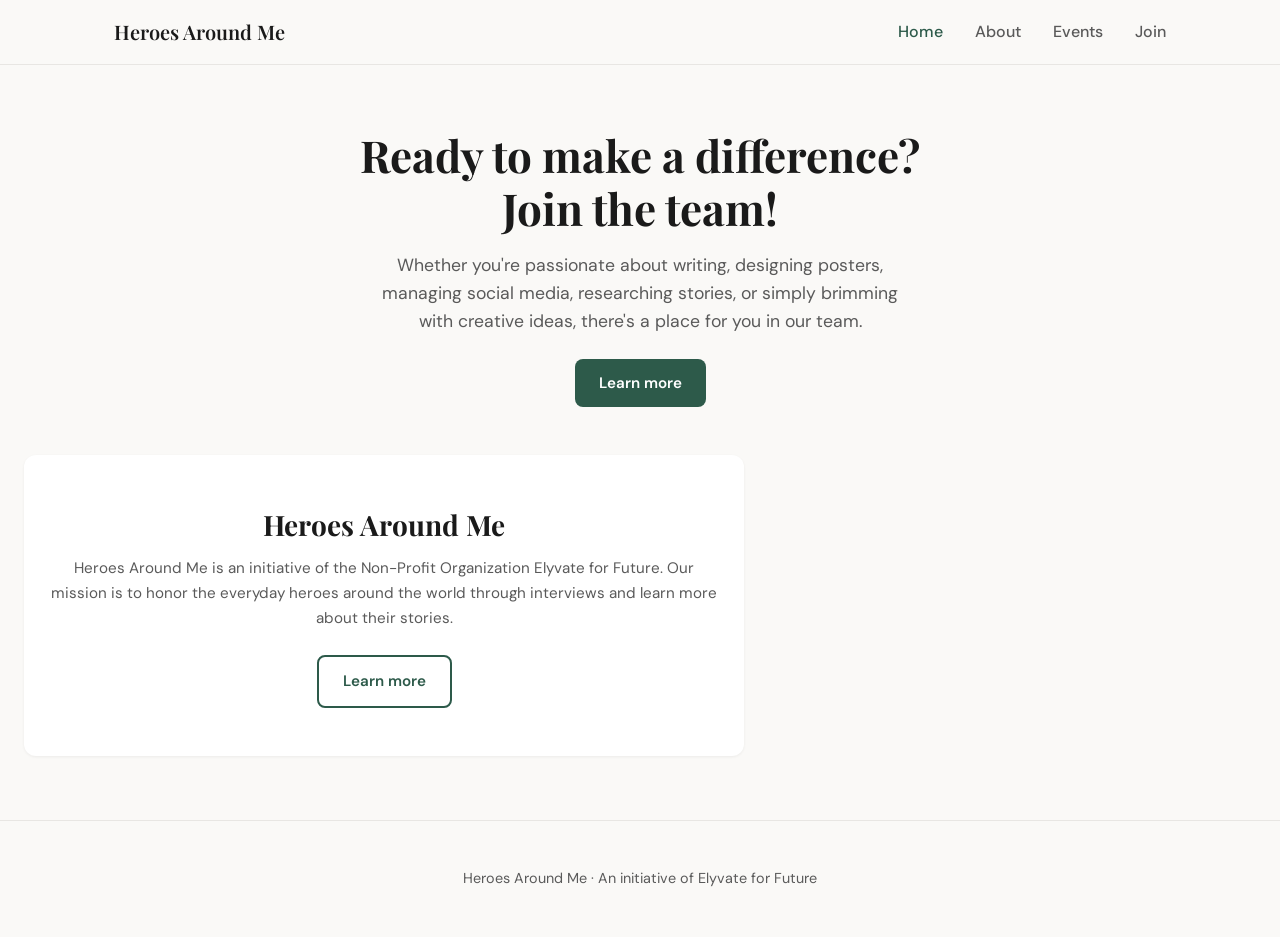
<file: index.html>
<!DOCTYPE html>
<html lang="en">
<head>
  <meta charset="UTF-8">
  <meta name="viewport" content="width=device-width, initial-scale=1">
  <title>HOME | Heroes Around Me</title>
  <link rel="icon" href="https://static.wixstatic.com/media/87d954_ff9240f6d186488fb4a03224f5905642%7Emv2.png/v1/fill/w_32%2Ch_32%2Clg_1%2Cusm_0.66_1.00_0.01/87d954_ff9240f6d186488fb4a03224f5905642%7Emv2.png" type="image/png">
  <link rel="stylesheet" href="css/style.css">
  <link rel="preconnect" href="https://fonts.googleapis.com">
  <link rel="preconnect" href="https://fonts.gstatic.com" crossorigin>
  <link href="https://fonts.googleapis.com/css2?family=DM+Sans:ital,opsz,wght@0,9..40,400;0,9..40,500;0,9..40,600;0,9..40,700;1,9..40,400&family=Playfair+Display:wght@600;700&display=swap" rel="stylesheet">
</head>
<body>
  <header class="site-header">
    <nav class="nav">
      <a href="index.html" class="logo">Heroes Around Me</a>
      <ul class="nav-links">
        <li><a href="index.html" class="active">Home</a></li>
        <li><a href="about.html">About</a></li>
        <li><a href="events.html">Events</a></li>
        <li><a href="join.html">Join</a></li>
      </ul>
      <button class="nav-toggle" aria-label="Toggle menu">
        <span></span><span></span><span></span>
      </button>
    </nav>
  </header>

  <main>
    <section class="hero">
      <h1>Ready to make a difference?<br>Join the team!</h1>
      <p class="hero-sub">Whether you're passionate about writing, designing posters, managing social media, researching stories, or simply brimming with creative ideas, there's a place for you in our team.</p>
      <a href="join.html" class="btn btn-primary">Learn more</a>
    </section>

    <section class="about-preview">
      <h2>Heroes Around Me</h2>
      <h6>Heroes Around Me is an initiative of the Non-Profit Organization Elyvate for Future. Our mission is to honor the everyday heroes around the world through interviews and learn more about their stories.</h6>
      <a href="about.html" class="btn btn-secondary">Learn more</a>
    </section>
  </main>

  <footer class="site-footer">
    <p>Heroes Around Me · An initiative of Elyvate for Future</p>
  </footer>

  <script src="js/main.js"></script>
</body>
</html>
</file>
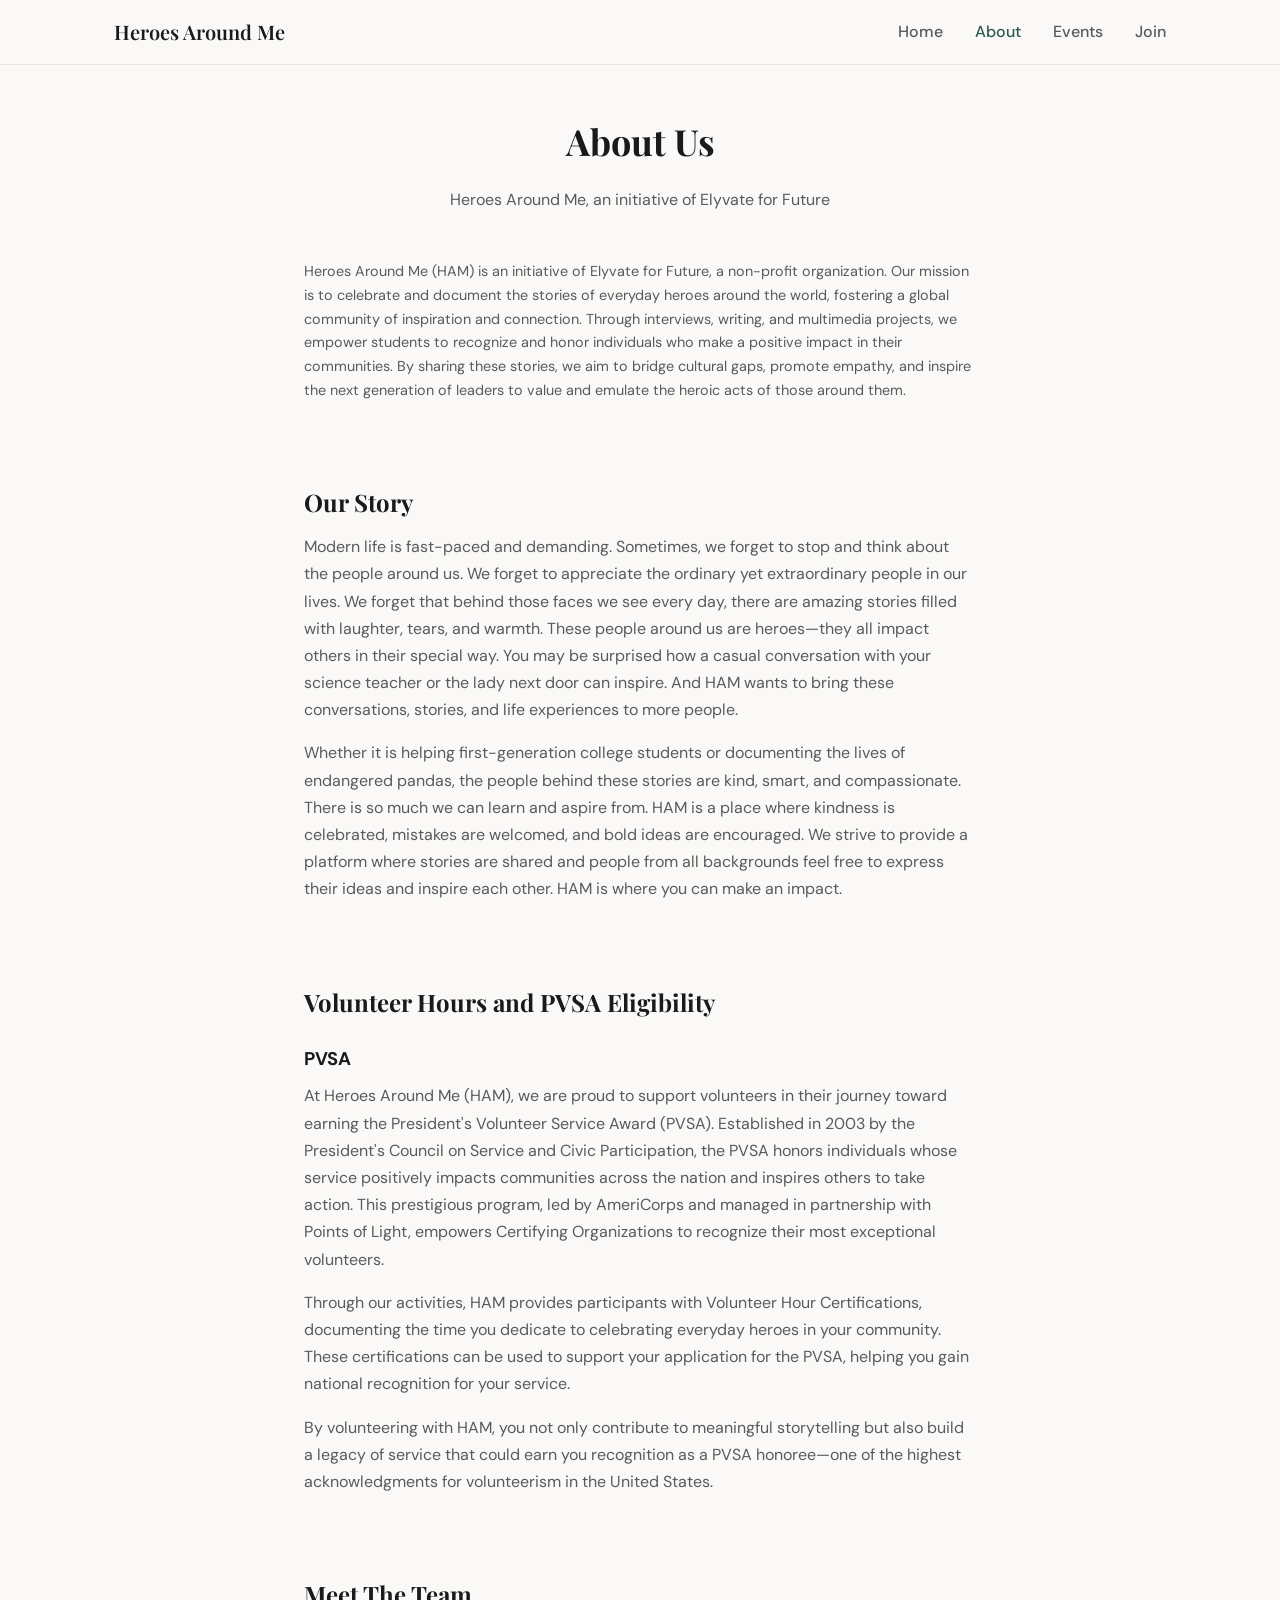
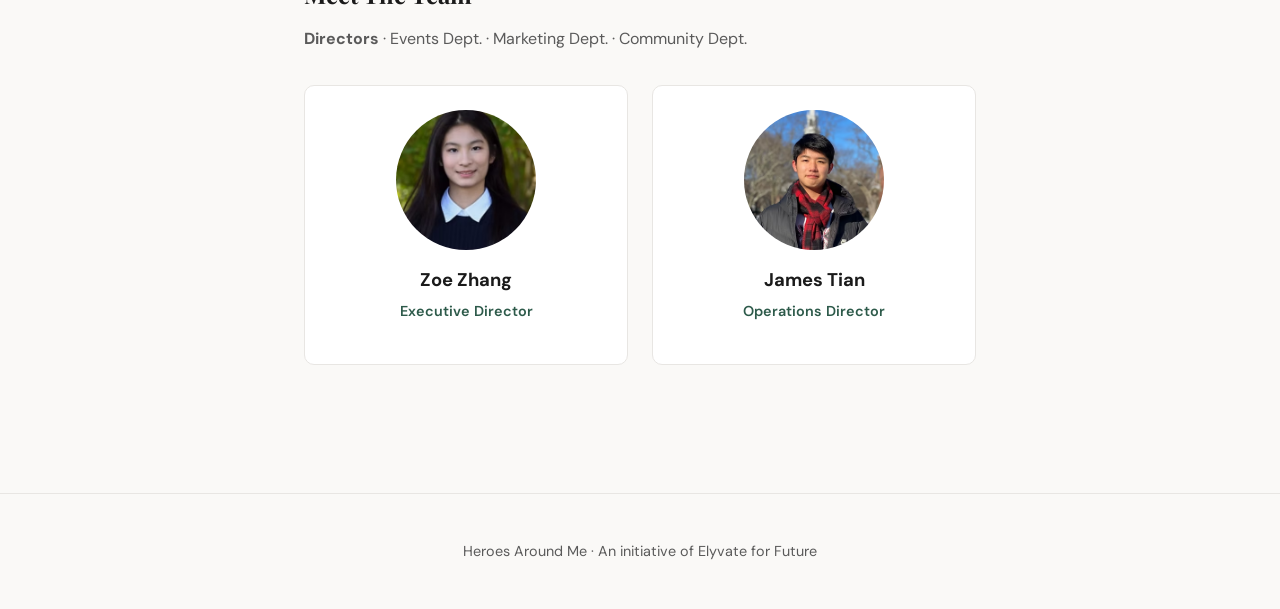
<file: about.html>
<!DOCTYPE html>
<html lang="en">
<head>
  <meta charset="UTF-8">
  <meta name="viewport" content="width=device-width, initial-scale=1">
  <title>ABOUT | Heroes Around Me</title>
  <link rel="icon" href="https://static.wixstatic.com/media/87d954_ff9240f6d186488fb4a03224f5905642%7Emv2.png/v1/fill/w_32%2Ch_32%2Clg_1%2Cusm_0.66_1.00_0.01/87d954_ff9240f6d186488fb4a03224f5905642%7Emv2.png" type="image/png">
  <link rel="stylesheet" href="css/style.css">
  <link rel="preconnect" href="https://fonts.googleapis.com">
  <link rel="preconnect" href="https://fonts.gstatic.com" crossorigin>
  <link href="https://fonts.googleapis.com/css2?family=DM+Sans:ital,opsz,wght@0,9..40,400;0,9..40,500;0,9..40,600;0,9..40,700&family=Playfair+Display:wght@600;700&display=swap" rel="stylesheet">
</head>
<body>
  <header class="site-header">
    <nav class="nav">
      <a href="index.html" class="logo">Heroes Around Me</a>
      <ul class="nav-links">
        <li><a href="index.html">Home</a></li>
        <li><a href="about.html" class="active">About</a></li>
        <li><a href="events.html">Events</a></li>
        <li><a href="join.html">Join</a></li>
      </ul>
      <button class="nav-toggle" aria-label="Toggle menu">
        <span></span><span></span><span></span>
      </button>
    </nav>
  </header>

  <main>
    <header class="page-header">
      <h1>About Us</h1>
      <p class="subtitle">Heroes Around Me, an initiative of Elyvate for Future</p>
    </header>

    <section class="content-section">
      <h6>Heroes Around Me (HAM) is an initiative of Elyvate for Future, a non-profit organization. Our mission is to celebrate and document the stories of everyday heroes around the world, fostering a global community of inspiration and connection. Through interviews, writing, and multimedia projects, we empower students to recognize and honor individuals who make a positive impact in their communities. By sharing these stories, we aim to bridge cultural gaps, promote empathy, and inspire the next generation of leaders to value and emulate the heroic acts of those around them.</h6>
    </section>

    <section class="content-section">
      <h2>Our Story</h2>
      <p>Modern life is fast-paced and demanding. Sometimes, we forget to stop and think about the people around us. We forget to appreciate the ordinary yet extraordinary people in our lives. We forget that behind those faces we see every day, there are amazing stories filled with laughter, tears, and warmth. These people around us are heroes—they all impact others in their special way. You may be surprised how a casual conversation with your science teacher or the lady next door can inspire. And HAM wants to bring these conversations, stories, and life experiences to more people.</p>
      <p>Whether it is helping first-generation college students or documenting the lives of endangered pandas, the people behind these stories are kind, smart, and compassionate. There is so much we can learn and aspire from. HAM is a place where kindness is celebrated, mistakes are welcomed, and bold ideas are encouraged. We strive to provide a platform where stories are shared and people from all backgrounds feel free to express their ideas and inspire each other. HAM is where you can make an impact.</p>
    </section>

    <section class="content-section">
      <h2>Volunteer Hours and PVSA Eligibility</h2>
      <h3>PVSA</h3>
      <p>At Heroes Around Me (HAM), we are proud to support volunteers in their journey toward earning the President's Volunteer Service Award (PVSA). Established in 2003 by the President's Council on Service and Civic Participation, the PVSA honors individuals whose service positively impacts communities across the nation and inspires others to take action. This prestigious program, led by AmeriCorps and managed in partnership with Points of Light, empowers Certifying Organizations to recognize their most exceptional volunteers.</p>
      <p>Through our activities, HAM provides participants with Volunteer Hour Certifications, documenting the time you dedicate to celebrating everyday heroes in your community. These certifications can be used to support your application for the PVSA, helping you gain national recognition for your service.</p>
      <p>By volunteering with HAM, you not only contribute to meaningful storytelling but also build a legacy of service that could earn you recognition as a PVSA honoree—one of the highest acknowledgments for volunteerism in the United States.</p>
    </section>

    <section class="content-section">
      <h2>Meet The Team</h2>
      <p><strong>Directors</strong> · Events Dept. · Marketing Dept. · Community Dept.</p>
      <div class="team-grid">
        <div class="team-card">
          <img src="ZoeHAMPortrait.avif" alt="Portrait of Zoe Zhang" width="140" height="140">
          <h3>Zoe Zhang</h3>
          <p class="role">Executive Director</p>
        </div>
        <div class="team-card">
          <img src="JamesHAMPortrait.avif" alt="Portrait of James Tian" width="140" height="140">
          <h3>James Tian</h3>
          <p class="role">Operations Director</p>
        </div>
      </div>
    </section>
  </main>

  <footer class="site-footer">
    <p>Heroes Around Me · An initiative of Elyvate for Future</p>
  </footer>

  <script src="js/main.js"></script>
</body>
</html>
</file>
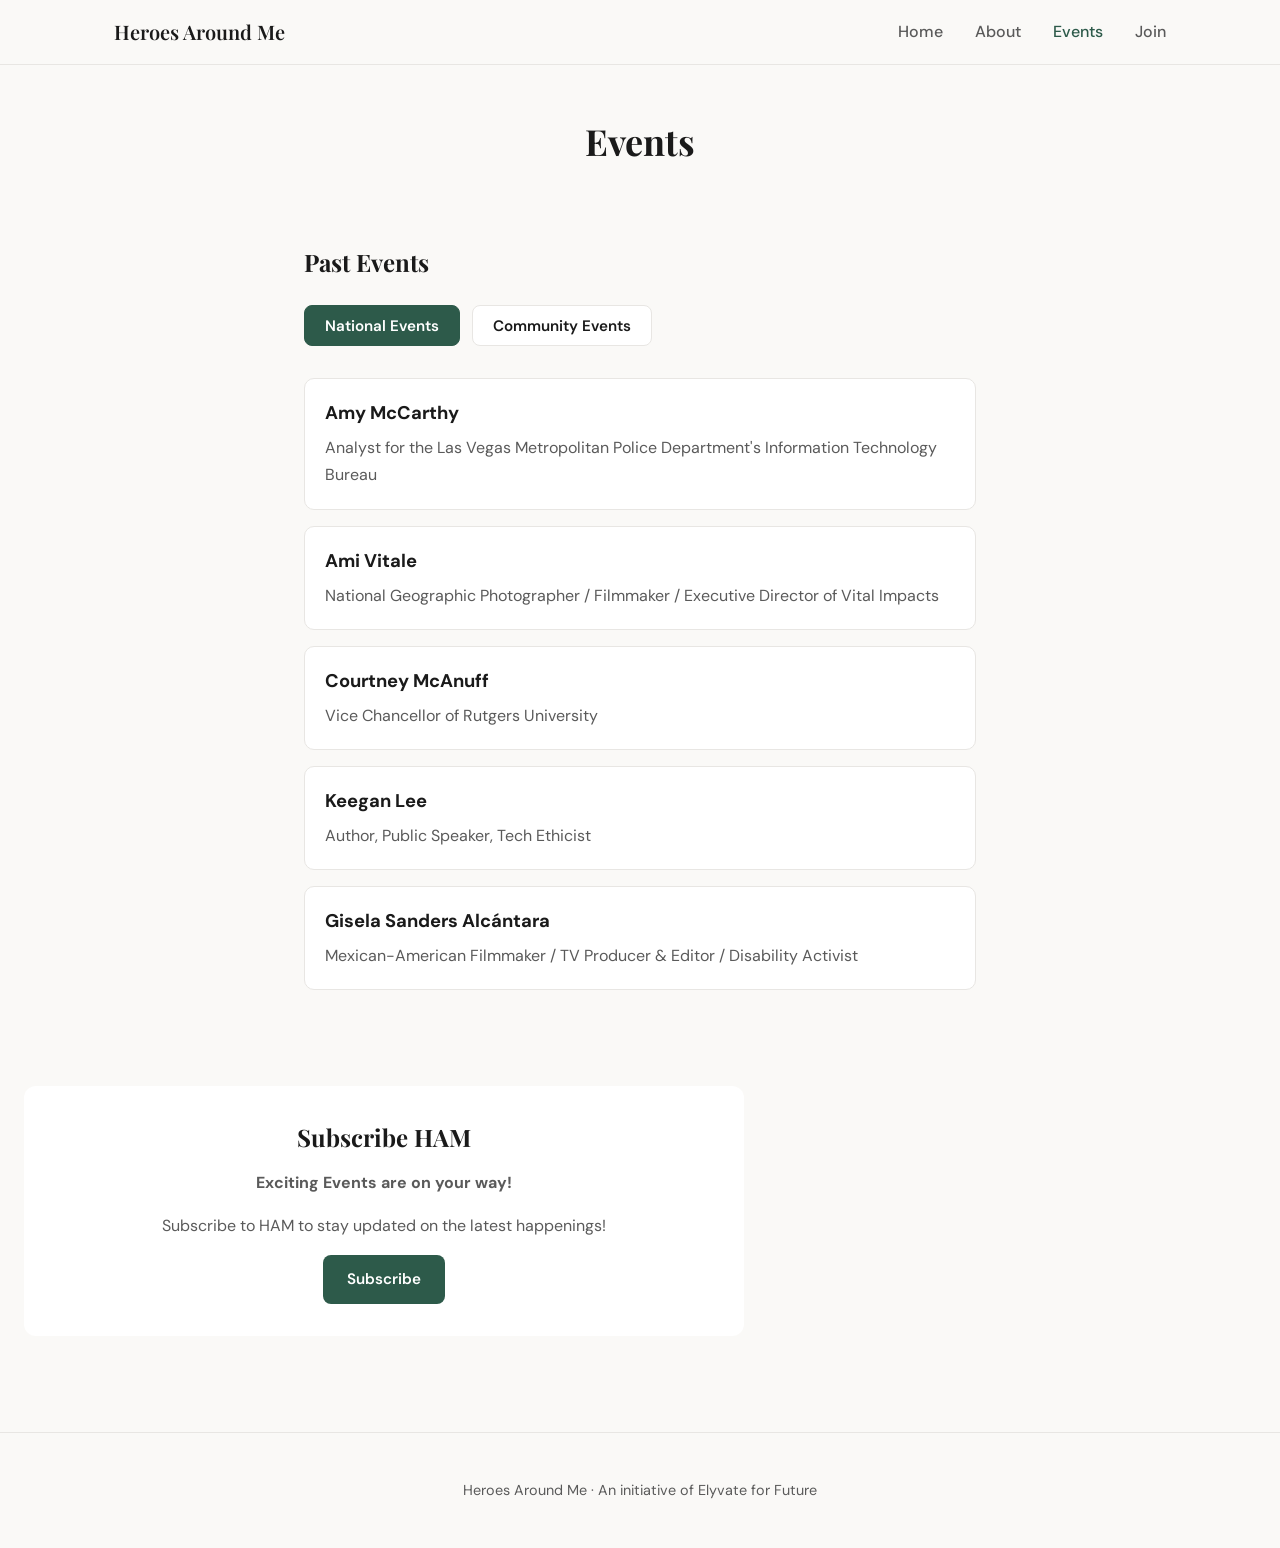
<file: events.html>
<!DOCTYPE html>
<html lang="en">
<head>
  <meta charset="UTF-8">
  <meta name="viewport" content="width=device-width, initial-scale=1">
  <title>EVENTS | Heroes Around Me</title>
  <link rel="icon" href="https://static.wixstatic.com/media/87d954_ff9240f6d186488fb4a03224f5905642%7Emv2.png/v1/fill/w_32%2Ch_32%2Clg_1%2Cusm_0.66_1.00_0.01/87d954_ff9240f6d186488fb4a03224f5905642%7Emv2.png" type="image/png">
  <link rel="stylesheet" href="css/style.css">
  <link rel="preconnect" href="https://fonts.googleapis.com">
  <link rel="preconnect" href="https://fonts.gstatic.com" crossorigin>
  <link href="https://fonts.googleapis.com/css2?family=DM+Sans:ital,opsz,wght@0,9..40,400;0,9..40,500;0,9..40,600;0,9..40,700&family=Playfair+Display:wght@600;700&display=swap" rel="stylesheet">
</head>
<body>
  <header class="site-header">
    <nav class="nav">
      <a href="index.html" class="logo">Heroes Around Me</a>
      <ul class="nav-links">
        <li><a href="index.html">Home</a></li>
        <li><a href="about.html">About</a></li>
        <li><a href="events.html" class="active">Events</a></li>
        <li><a href="join.html">Join</a></li>
      </ul>
      <button class="nav-toggle" aria-label="Toggle menu">
        <span></span><span></span><span></span>
      </button>
    </nav>
  </header>

  <main>
    <header class="page-header">
      <h1>Events</h1>
    </header>

    <section class="content-section">
      <h2>Past Events</h2>
      <div class="events-tabs" role="tablist" aria-label="Event categories">
        <button type="button" class="events-tab is-active" role="tab" id="tab-national" aria-controls="panel-national" aria-selected="true" data-tab="national">National Events</button>
        <button type="button" class="events-tab" role="tab" id="tab-community" aria-controls="panel-community" aria-selected="false" data-tab="community">Community Events</button>
      </div>
      <div class="events-panel" id="panel-national" role="tabpanel" aria-labelledby="tab-national" data-panel="national">
        <div class="events-list">
          <div class="event-card">
            <h3>Amy McCarthy</h3>
            <p>Analyst for the Las Vegas Metropolitan Police Department's Information Technology Bureau</p>
          </div>
          <div class="event-card">
            <h3>Ami Vitale</h3>
            <p>National Geographic Photographer / Filmmaker / Executive Director of Vital Impacts</p>
          </div>
          <div class="event-card">
            <h3>Courtney McAnuff</h3>
            <p>Vice Chancellor of Rutgers University</p>
          </div>
          <div class="event-card">
            <h3>Keegan Lee</h3>
            <p>Author, Public Speaker, Tech Ethicist</p>
          </div>
          <div class="event-card">
            <h3>Gisela Sanders Alcántara</h3>
            <p>Mexican-American Filmmaker / TV Producer & Editor / Disability Activist</p>
          </div>
        </div>
      </div>
      <div class="events-panel is-hidden" id="panel-community" role="tabpanel" aria-labelledby="tab-community" data-panel="community" hidden>
        <p class="events-empty">No community events listed yet.</p>
      </div>
    </section>

    <section class="content-section subscribe-section">
      <h2>Subscribe HAM</h2>
      <p><strong>Exciting Events are on your way!</strong></p>
      <p>Subscribe to HAM to stay updated on the latest happenings!</p>
      <a href="subscribe.html" class="btn btn-primary">Subscribe</a>
    </section>
  </main>

  <footer class="site-footer">
    <p>Heroes Around Me · An initiative of Elyvate for Future</p>
  </footer>

  <script src="js/main.js"></script>
</body>
</html>
</file>
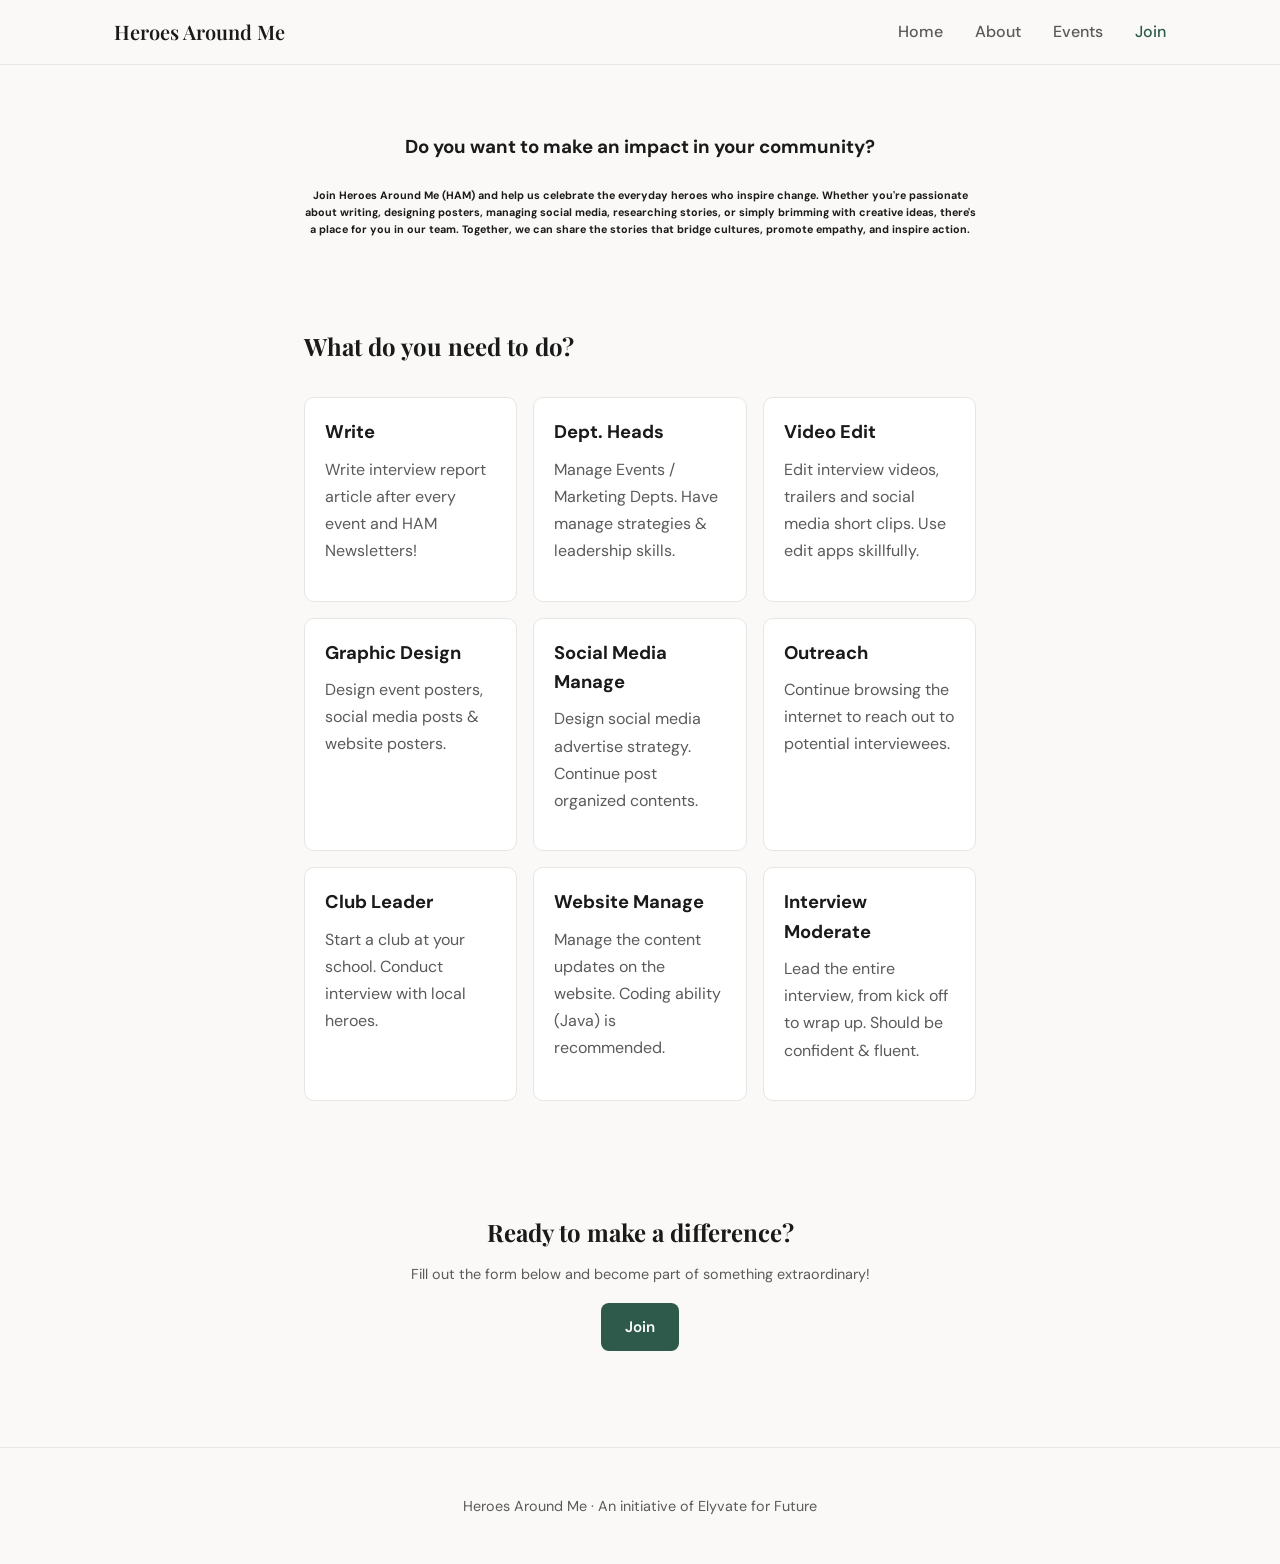
<file: join.html>
<!DOCTYPE html>
<html lang="en">
<head>
  <meta charset="UTF-8">
  <meta name="viewport" content="width=device-width, initial-scale=1">
  <title>JOIN | Heroes Around Me</title>
  <link rel="icon" href="https://static.wixstatic.com/media/87d954_ff9240f6d186488fb4a03224f5905642%7Emv2.png/v1/fill/w_32%2Ch_32%2Clg_1%2Cusm_0.66_1.00_0.01/87d954_ff9240f6d186488fb4a03224f5905642%7Emv2.png" type="image/png">
  <link rel="stylesheet" href="css/style.css">
  <link rel="preconnect" href="https://fonts.googleapis.com">
  <link rel="preconnect" href="https://fonts.gstatic.com" crossorigin>
  <link href="https://fonts.googleapis.com/css2?family=DM+Sans:ital,opsz,wght@0,9..40,400;0,9..40,500;0,9..40,600;0,9..40,700&family=Playfair+Display:wght@600;700&display=swap" rel="stylesheet">
</head>
<body>
  <header class="site-header">
    <nav class="nav">
      <a href="index.html" class="logo">Heroes Around Me</a>
      <ul class="nav-links">
        <li><a href="index.html">Home</a></li>
        <li><a href="about.html">About</a></li>
        <li><a href="events.html">Events</a></li>
        <li><a href="join.html" class="active">Join</a></li>
      </ul>
      <button class="nav-toggle" aria-label="Toggle menu">
        <span></span><span></span><span></span>
      </button>
    </nav>
  </header>

  <main>
    <header class="page-header">
      <h3>Do you want to make an impact in your community?</h3>
      <h6>Join Heroes Around Me (HAM) and help us celebrate the everyday heroes who inspire change. Whether you're passionate about writing, designing posters, managing social media, researching stories, or simply brimming with creative ideas, there's a place for you in our team. Together, we can share the stories that bridge cultures, promote empathy, and inspire action.</h6>
    </header>

    <section class="content-section">
      <h2>What do you need to do?</h2>
      <div class="roles-grid">
        <div class="role-card">
          <h3>Write</h3>
          <p>Write interview report article after every event and HAM Newsletters!</p>
        </div>
        <div class="role-card">
          <h3>Dept. Heads</h3>
          <p>Manage Events / Marketing Depts. Have manage strategies & leadership skills.</p>
        </div>
        <div class="role-card">
          <h3>Video Edit</h3>
          <p>Edit interview videos, trailers and social media short clips. Use edit apps skillfully.</p>
        </div>
        <div class="role-card">
          <h3>Graphic Design</h3>
          <p>Design event posters, social media posts & website posters.</p>
        </div>
        <div class="role-card">
          <h3>Social Media Manage</h3>
          <p>Design social media advertise strategy. Continue post organized contents.</p>
        </div>
        <div class="role-card">
          <h3>Outreach</h3>
          <p>Continue browsing the internet to reach out to potential interviewees.</p>
        </div>
        <div class="role-card">
          <h3>Club Leader</h3>
          <p>Start a club at your school. Conduct interview with local heroes.</p>
        </div>
        <div class="role-card">
          <h3>Website Manage</h3>
          <p>Manage the content updates on the website. Coding ability (Java) is recommended.</p>
        </div>
        <div class="role-card">
          <h3>Interview Moderate</h3>
          <p>Lead the entire interview, from kick off to wrap up. Should be confident & fluent.</p>
        </div>
      </div>
    </section>

    <section class="content-section" style="text-align: center; padding-top: 1rem;">
      <h2>Ready to make a difference?</h2>
      <h6>Fill out the form below and become part of something extraordinary!</h6>
      <a href="recruit-join.html" class="btn btn-primary">Join</a>
    </section>
  </main>

  <footer class="site-footer">
    <p>Heroes Around Me · An initiative of Elyvate for Future</p>
  </footer>

  <script src="js/main.js"></script>
</body>
</html>
</file>
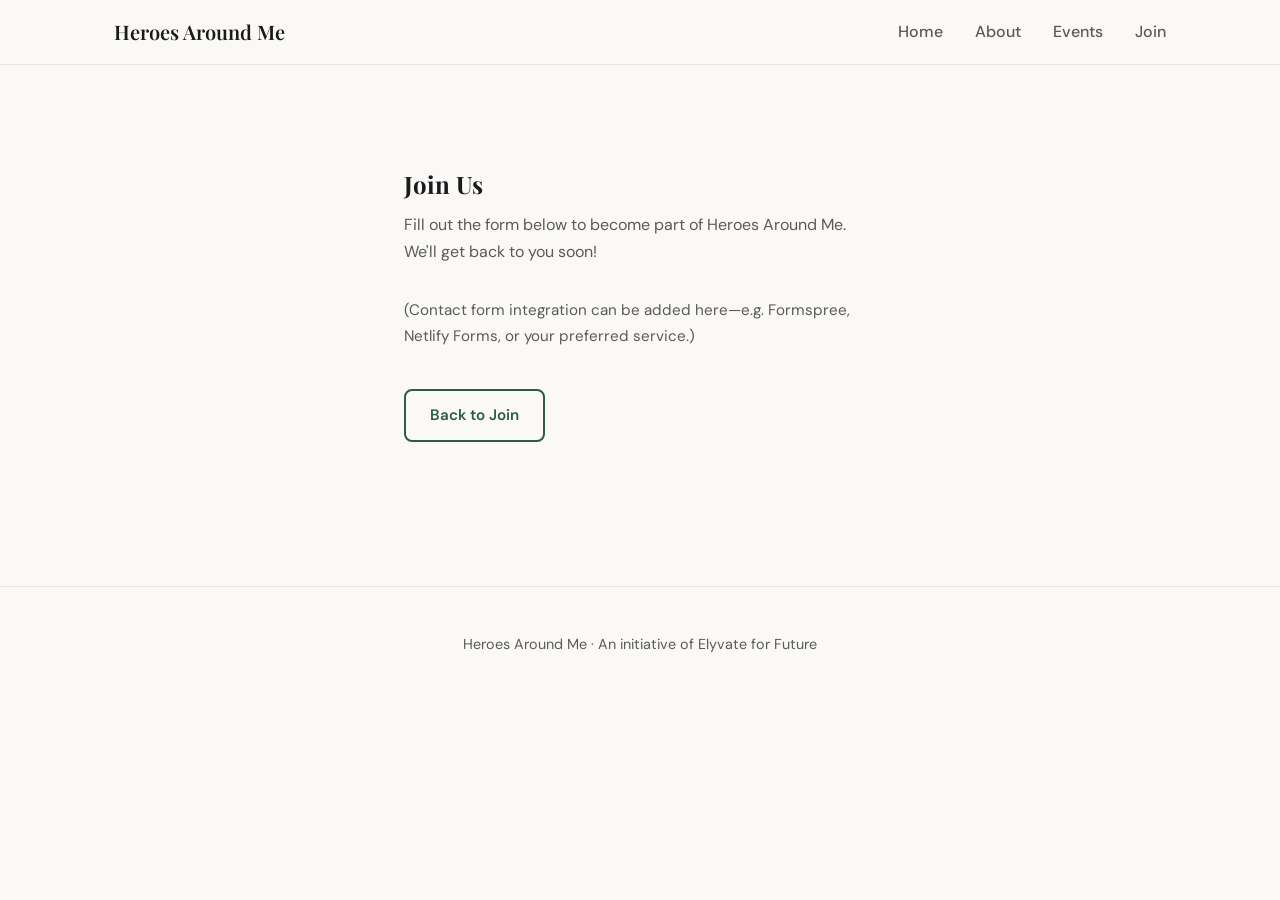
<file: recruit-join.html>
<!DOCTYPE html>
<html lang="en">
<head>
  <meta charset="UTF-8">
  <meta name="viewport" content="width=device-width, initial-scale=1">
  <title>Join Form | Heroes Around Me</title>
  <link rel="icon" href="https://static.wixstatic.com/media/87d954_ff9240f6d186488fb4a03224f5905642%7Emv2.png/v1/fill/w_32%2Ch_32%2Clg_1%2Cusm_0.66_1.00_0.01/87d954_ff9240f6d186488fb4a03224f5905642%7Emv2.png" type="image/png">
  <link rel="stylesheet" href="css/style.css">
  <link rel="preconnect" href="https://fonts.googleapis.com">
  <link rel="preconnect" href="https://fonts.gstatic.com" crossorigin>
  <link href="https://fonts.googleapis.com/css2?family=DM+Sans:wght@400;500;600;700&family=Playfair+Display:wght@600;700&display=swap" rel="stylesheet">
</head>
<body>
  <header class="site-header">
    <nav class="nav">
      <a href="index.html" class="logo">Heroes Around Me</a>
      <ul class="nav-links">
        <li><a href="index.html">Home</a></li>
        <li><a href="about.html">About</a></li>
        <li><a href="events.html">Events</a></li>
        <li><a href="join.html">Join</a></li>
      </ul>
      <button class="nav-toggle" aria-label="Toggle menu">
        <span></span><span></span><span></span>
      </button>
    </nav>
  </header>

  <main>
    <section class="content-section" style="max-width: 520px; margin: 3rem auto; padding: 2rem 1.5rem;">
      <h1 style="font-family: var(--font-display); margin-bottom: 0.5rem;">Join Us</h1>
      <p style="color: var(--color-text-muted); margin-bottom: 2rem;">Fill out the form below to become part of Heroes Around Me. We'll get back to you soon!</p>
      <p style="font-size: 0.95rem; color: var(--color-text-muted);">(Contact form integration can be added here—e.g. Formspree, Netlify Forms, or your preferred service.)</p>
      <a href="join.html" class="btn btn-secondary" style="margin-top: 1.5rem;">Back to Join</a>
    </section>
  </main>

  <footer class="site-footer">
    <p>Heroes Around Me · An initiative of Elyvate for Future</p>
  </footer>

  <script src="js/main.js"></script>
</body>
</html>
</file>
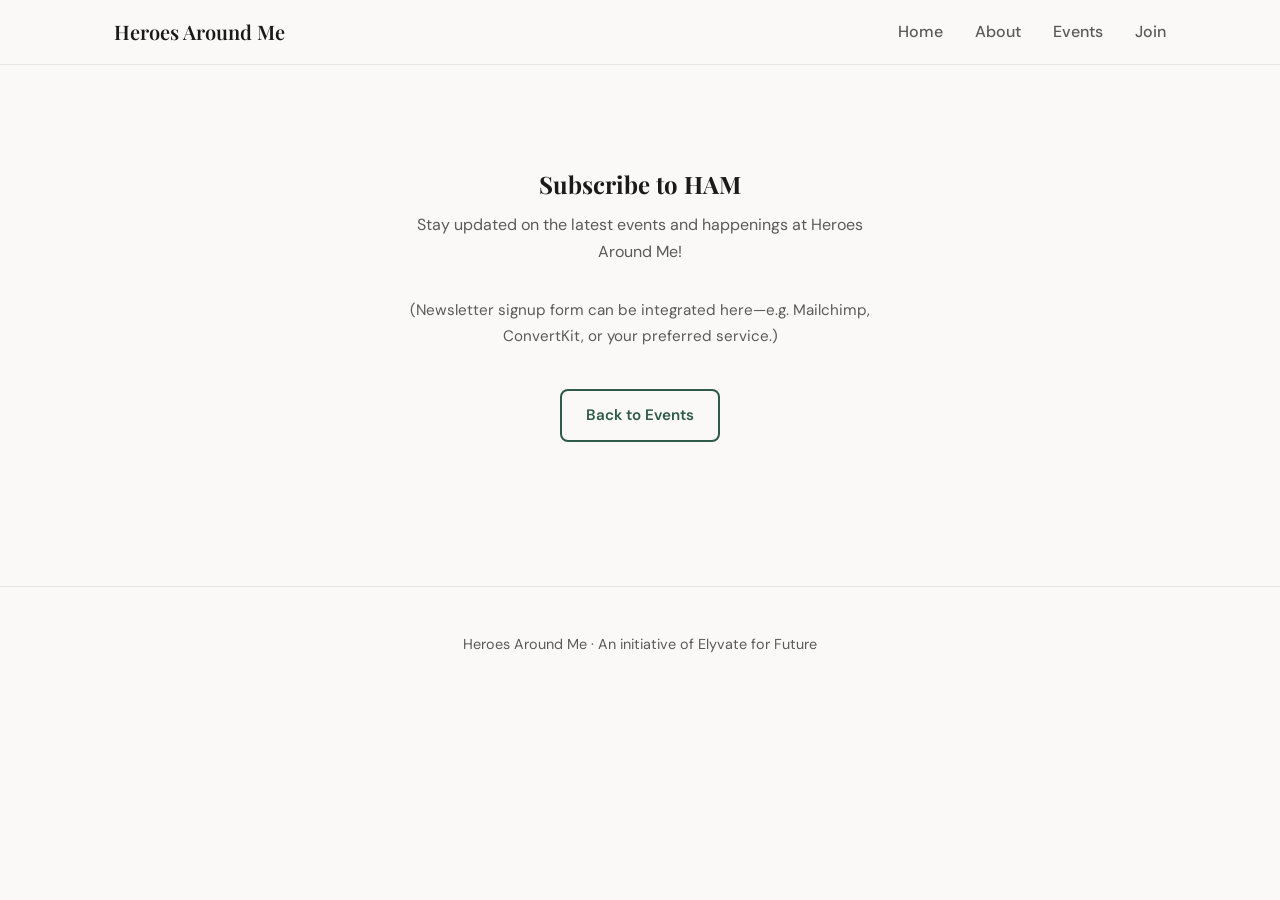
<file: subscribe.html>
<!DOCTYPE html>
<html lang="en">
<head>
  <meta charset="UTF-8">
  <meta name="viewport" content="width=device-width, initial-scale=1">
  <title>Subscribe | Heroes Around Me</title>
  <link rel="icon" href="https://static.wixstatic.com/media/87d954_ff9240f6d186488fb4a03224f5905642%7Emv2.png/v1/fill/w_32%2Ch_32%2Clg_1%2Cusm_0.66_1.00_0.01/87d954_ff9240f6d186488fb4a03224f5905642%7Emv2.png" type="image/png">
  <link rel="stylesheet" href="css/style.css">
  <link rel="preconnect" href="https://fonts.googleapis.com">
  <link rel="preconnect" href="https://fonts.gstatic.com" crossorigin>
  <link href="https://fonts.googleapis.com/css2?family=DM+Sans:wght@400;500;600;700&family=Playfair+Display:wght@600;700&display=swap" rel="stylesheet">
</head>
<body>
  <header class="site-header">
    <nav class="nav">
      <a href="index.html" class="logo">Heroes Around Me</a>
      <ul class="nav-links">
        <li><a href="index.html">Home</a></li>
        <li><a href="about.html">About</a></li>
        <li><a href="events.html">Events</a></li>
        <li><a href="join.html">Join</a></li>
      </ul>
      <button class="nav-toggle" aria-label="Toggle menu">
        <span></span><span></span><span></span>
      </button>
    </nav>
  </header>

  <main>
    <section class="content-section" style="max-width: 520px; margin: 3rem auto; padding: 2rem 1.5rem; text-align: center;">
      <h1 style="font-family: var(--font-display); margin-bottom: 0.5rem;">Subscribe to HAM</h1>
      <p style="color: var(--color-text-muted); margin-bottom: 2rem;">Stay updated on the latest events and happenings at Heroes Around Me!</p>
      <p style="font-size: 0.95rem; color: var(--color-text-muted);">(Newsletter signup form can be integrated here—e.g. Mailchimp, ConvertKit, or your preferred service.)</p>
      <a href="events.html" class="btn btn-secondary" style="margin-top: 1.5rem;">Back to Events</a>
    </section>
  </main>

  <footer class="site-footer">
    <p>Heroes Around Me · An initiative of Elyvate for Future</p>
  </footer>

  <script src="js/main.js"></script>
</body>
</html>
</file>
<file: css/style.css>
/* Heroes Around Me - Website Styles */
:root {
  --color-bg: #faf9f7;
  --color-surface: #fff;
  --color-text: #1a1a1a;
  --color-text-muted: #5a5a5a;
  --color-accent: #2d5a4a;
  --color-accent-hover: #3d7a5a;
  --color-border: #e8e6e3;
  --font-display: 'Playfair Display', Georgia, serif;
  --font-body: 'DM Sans', -apple-system, sans-serif;
  --max-width: 720px;
  --header-height: 64px;
}

*, *::before, *::after { box-sizing: border-box; }
html { scroll-behavior: smooth; }
body {
  margin: 0;
  font-family: var(--font-body);
  font-size: 16px;
  line-height: 1.6;
  color: var(--color-text);
  background: var(--color-bg);
}

/* Header */
.site-header {
  position: sticky;
  top: 0;
  z-index: 100;
  background: rgba(250, 249, 247, 0.95);
  backdrop-filter: blur(8px);
  border-bottom: 1px solid var(--color-border);
}
.nav {
  max-width: 1100px;
  margin: 0 auto;
  padding: 0 1.5rem;
  height: var(--header-height);
  display: flex;
  align-items: center;
  justify-content: space-between;
}
.logo {
  font-family: var(--font-display);
  font-weight: 600;
  font-size: 1.25rem;
  color: var(--color-text);
  text-decoration: none;
}
.logo:hover { color: var(--color-accent); }
.nav-links {
  display: flex;
  list-style: none;
  margin: 0;
  padding: 0;
  gap: 2rem;
}
.nav-links a {
  color: var(--color-text-muted);
  text-decoration: none;
  font-weight: 500;
  transition: color 0.2s;
}
.nav-links a:hover,
.nav-links a[href].active { color: var(--color-accent); }

.nav-toggle {
  display: none;
  flex-direction: column;
  gap: 5px;
  background: none;
  border: none;
  cursor: pointer;
  padding: 8px;
}
.nav-toggle span {
  display: block;
  width: 24px;
  height: 2px;
  background: var(--color-text);
}

/* Main */
main { padding-bottom: 4rem; }

/* Hero */
.hero {
  max-width: var(--max-width);
  margin: 0 auto;
  padding: 4rem 1.5rem 3rem;
  text-align: center;
}
.hero h1 {
  font-family: var(--font-display);
  font-size: clamp(2rem, 5vw, 2.75rem);
  font-weight: 700;
  line-height: 1.2;
  margin: 0 0 1rem;
  color: var(--color-text);
}
.hero-sub {
  font-size: 1.1rem;
  color: var(--color-text-muted);
  max-width: 540px;
  margin: 0 auto 1.5rem;
}
.about-preview {
  max-width: var(--max-width);
  margin: 0 auto;
  padding: 3rem 1.5rem;
  text-align: center;
  background: var(--color-surface);
  border-radius: 12px;
  margin-inline: 1.5rem;
  box-shadow: 0 1px 3px rgba(0,0,0,0.06);
}
.about-preview h2 {
  font-family: var(--font-display);
  font-size: 1.75rem;
  margin: 0 0 0.5rem;
}
.about-preview h6 {
  font-family: var(--font-body);
  font-size: 0.95rem;
  font-weight: 400;
  color: var(--color-text-muted);
  margin: 0 0 1.5rem;
  line-height: 1.65;
}

/* Buttons */
.btn {
  display: inline-block;
  padding: 0.75rem 1.5rem;
  font-family: var(--font-body);
  font-weight: 600;
  font-size: 0.95rem;
  text-decoration: none;
  border-radius: 8px;
  transition: background 0.2s, color 0.2s;
  border: none;
  cursor: pointer;
}
.btn-primary {
  background: var(--color-accent);
  color: #fff;
}
.btn-primary:hover {
  background: var(--color-accent-hover);
  color: #fff;
}
.btn-secondary {
  background: transparent;
  color: var(--color-accent);
  border: 2px solid var(--color-accent);
}
.btn-secondary:hover {
  background: var(--color-accent);
  color: #fff;
}

/* Page content */
.page-header {
  max-width: var(--max-width);
  margin: 0 auto;
  padding: 3rem 1.5rem 2rem;
  text-align: center;
}
.page-header h1 {
  font-family: var(--font-display);
  font-size: 2.25rem;
  margin: 0 0 0.5rem;
}
.page-header .subtitle {
  font-size: 1rem;
  color: var(--color-text-muted);
}
.content-section {
  max-width: var(--max-width);
  margin: 0 auto;
  padding: 0 1.5rem 2rem;
}
.content-section h2 {
  font-family: var(--font-display);
  font-size: 1.5rem;
  margin: 2rem 0 0.75rem;
}
.content-section h3 {
  font-size: 1.15rem;
  margin: 1.5rem 0 0.5rem;
}
.content-section p {
  color: var(--color-text-muted);
  margin: 0 0 1rem;
  line-height: 1.7;
}
.content-section h6 {
  font-size: 0.9rem;
  font-weight: 400;
  color: var(--color-text-muted);
  margin: 0 0 1rem;
  line-height: 1.65;
}

/* Join roles grid */
.roles-grid {
  display: grid;
  grid-template-columns: repeat(auto-fill, minmax(200px, 1fr));
  gap: 1rem;
  margin: 2rem 0;
}
.role-card {
  background: var(--color-surface);
  padding: 1.25rem;
  border-radius: 10px;
  border: 1px solid var(--color-border);
}
.role-card h3 { margin-top: 0; }

/* Events tabs */
.events-tabs {
  display: flex;
  flex-wrap: wrap;
  gap: 0.75rem;
  margin: 1.5rem 0 1rem;
}
.events-tab {
  font-family: inherit;
  font-size: 0.95rem;
  font-weight: 600;
  padding: 0.6rem 1.25rem;
  border-radius: 8px;
  border: 1px solid var(--color-border);
  background: var(--color-surface);
  color: var(--color-text);
  cursor: pointer;
  transition: background 0.2s, border-color 0.2s, color 0.2s;
}
.events-panel.is-hidden,
.events-panel[hidden] {
  display: none !important;
}
.events-tab:hover {
  border-color: var(--color-accent);
  color: var(--color-accent);
}
.events-tab.is-active {
  background: var(--color-accent);
  border-color: var(--color-accent);
  color: #fff;
}
.events-empty {
  color: var(--color-text-muted);
  text-align: center;
  padding: 2rem 1rem;
  margin: 2rem 0;
}

/* Events list */
.events-list {
  display: flex;
  flex-direction: column;
  gap: 1rem;
  margin: 2rem 0;
}
.event-card {
  background: var(--color-surface);
  padding: 1.25rem;
  border-radius: 10px;
  border: 1px solid var(--color-border);
}
.event-card h3 { margin: 0 0 0.35rem; }
.event-card p { margin: 0; }
.subscribe-section {
  text-align: center;
  padding: 2rem 1.5rem;
  background: var(--color-surface);
  border-radius: 12px;
  margin: 2rem 1.5rem;
}
.subscribe-section h2 { margin-top: 0; }

/* Team section */
.team-grid {
  display: grid;
  grid-template-columns: repeat(auto-fill, minmax(220px, 1fr));
  gap: 1.5rem;
  margin: 2rem 0;
}
.team-card {
  background: var(--color-surface);
  padding: 1.5rem;
  border-radius: 10px;
  text-align: center;
  border: 1px solid var(--color-border);
}
.team-card img {
  width: 140px;
  height: 140px;
  border-radius: 50%;
  object-fit: cover;
  display: block;
  margin: 0 auto 1rem;
}
.team-card h3 { margin: 0 0 0.25rem; }
.team-card .role { color: var(--color-accent); font-weight: 600; font-size: 0.9rem; }

/* Footer */
.site-footer {
  text-align: center;
  padding: 2rem 1.5rem;
  border-top: 1px solid var(--color-border);
  color: var(--color-text-muted);
  font-size: 0.9rem;
}

/* Mobile */
@media (max-width: 640px) {
  .nav-links {
    position: fixed;
    top: var(--header-height);
    left: 0;
    right: 0;
    background: var(--color-surface);
    flex-direction: column;
    padding: 1rem;
    gap: 0;
    border-bottom: 1px solid var(--color-border);
    transform: translateY(-100%);
    opacity: 0;
    visibility: hidden;
    transition: transform 0.2s, opacity 0.2s, visibility 0.2s;
  }
  .nav-links.open {
    transform: translateY(0);
    opacity: 1;
    visibility: visible;
  }
  .nav-links li { padding: 0.75rem 0; }
  .nav-toggle { display: flex; }
}
</file>
